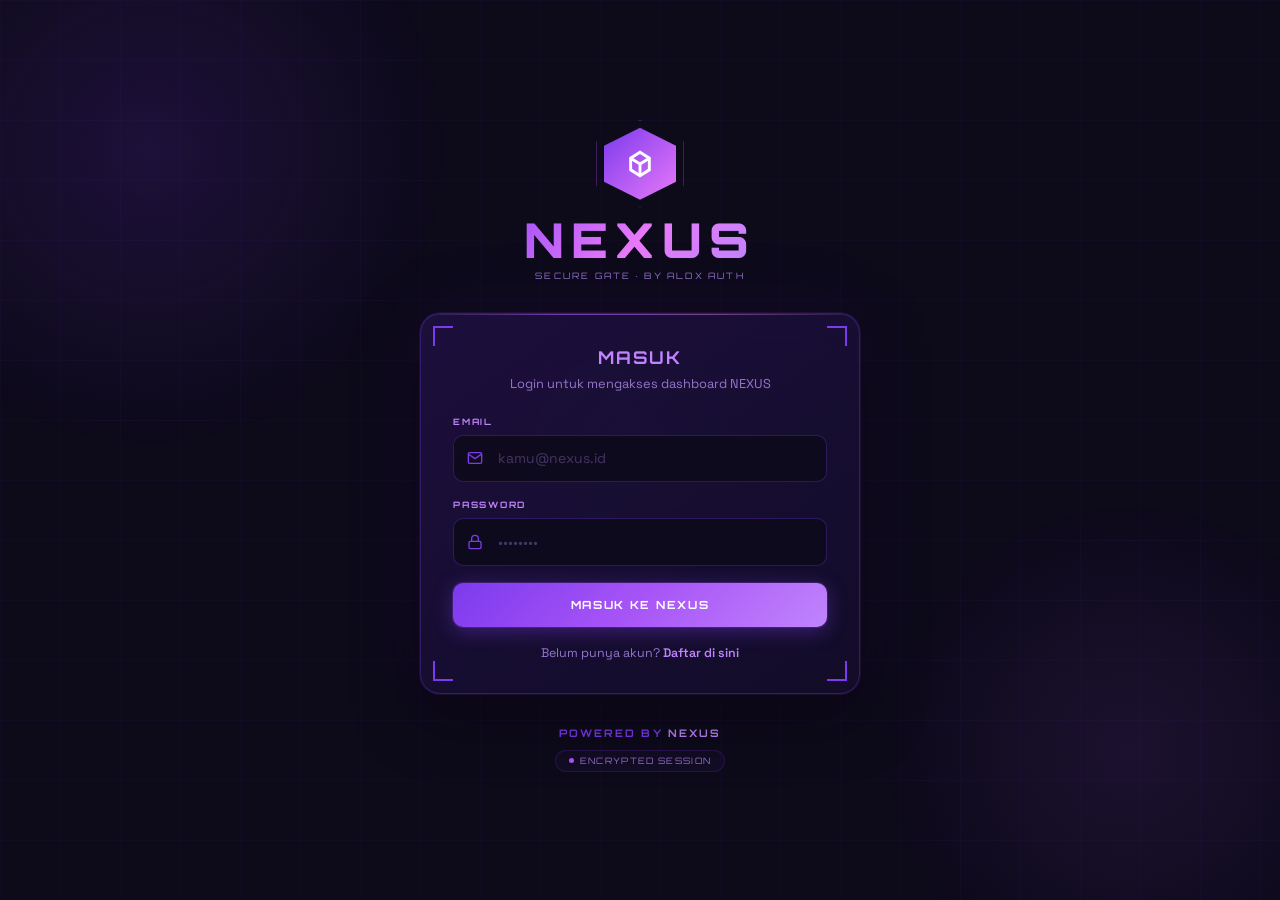
<file: index.html>
<!DOCTYPE html>
<html lang="id">
<head>
<meta charset="UTF-8"/>
<meta name="viewport" content="width=device-width, initial-scale=1"/>
<title>NEXUS — Auth Gate</title>
<script>
  // Router landing: kalau ada ?to= → /go, kalau login → /dashboard, else /login
  (function(){
    const params = new URL(location.href).searchParams;
    const to = params.get('to');
    if(to){ location.replace('/go?to='+encodeURIComponent(to)); return; }
    try{
      const s = JSON.parse(localStorage.getItem('nexus_session'));
      location.replace(s ? '/dashboard.html' : '/login.html');
    }catch(e){ location.replace('/login.html'); }
  })();
</script>
</head>
<body style="background:#0d0a1a;color:#c084fc;font-family:sans-serif;display:flex;align-items:center;justify-content:center;height:100vh;margin:0">
Loading NEXUS…
</body>
</html>
</file>
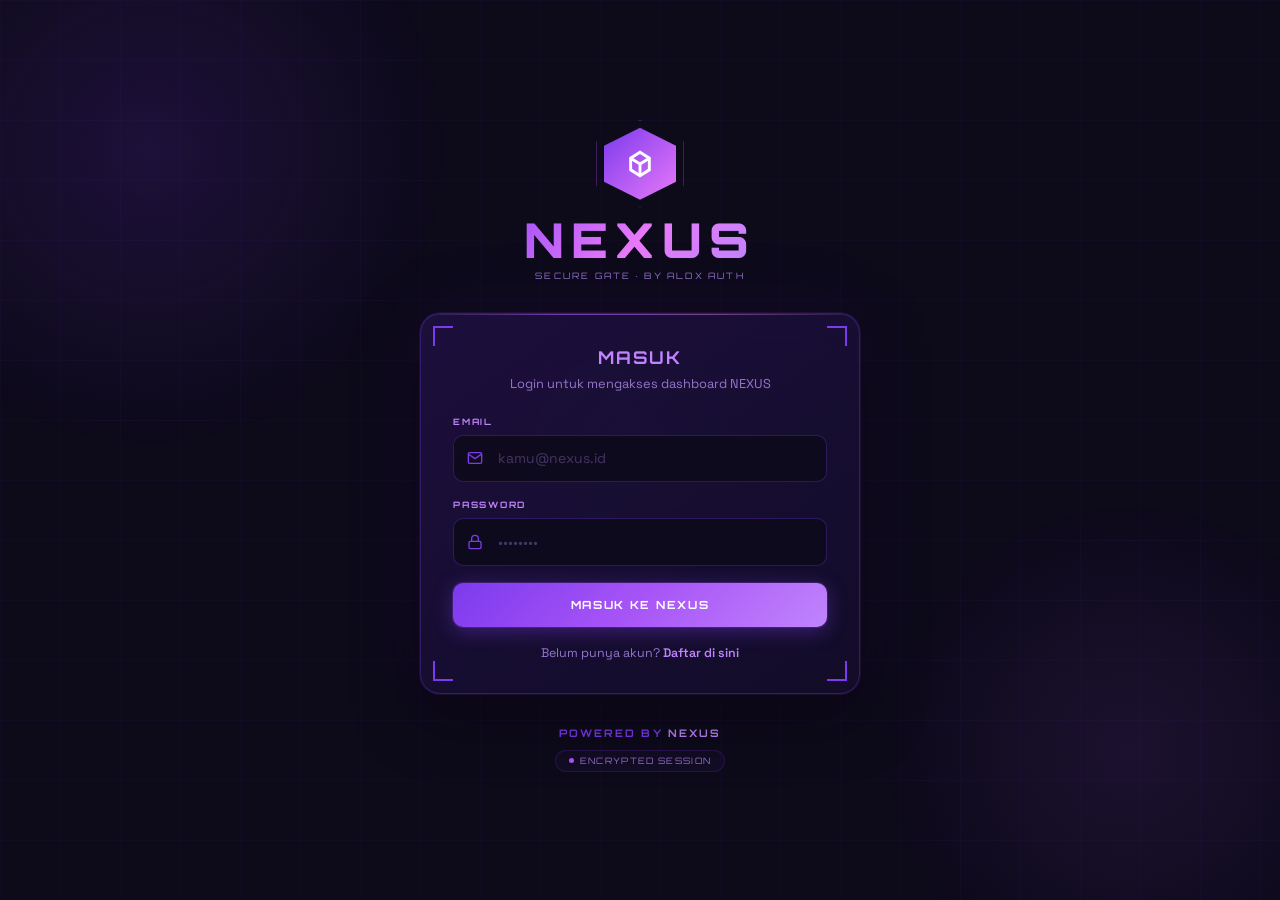
<file: dashboard.html>
<!DOCTYPE html>
<html lang="id">
<head>
<meta charset="UTF-8"/>
<meta name="viewport" content="width=device-width, initial-scale=1"/>
<title>NEXUS — Dashboard</title>
<link href="https://fonts.googleapis.com/css2?family=Orbitron:wght@400;700;900&family=Space+Grotesk:wght@300;400;500;600;700&display=swap" rel="stylesheet">
<link rel="stylesheet" href="/nexus/shared.css">
</head>
<body>
<div class="bg-layer"><div class="grid-lines"></div><div class="nebula-1"></div><div class="nebula-2"></div><div class="nebula-3"></div></div>

<div class="dash-wrapper">
  <header class="dash-header">
    <div class="dash-brand">
      <div class="logo-hex">
        <svg viewBox="0 0 24 24" fill="none" stroke="currentColor" stroke-width="2.5"><path d="M12 2L4 7v10l8 5 8-5V7l-8-5z"/><path d="M12 22V12M4 7l8 5 8-5"/></svg>
      </div>
      <div class="name">NEXUS</div>
    </div>
    <div style="display:flex;align-items:center;gap:1rem">
      <div class="user-chip"><span class="dot"></span><span id="userEmail">—</span></div>
      <button class="logout-btn" id="logoutBtn">Logout</button>
    </div>
  </header>

  <div class="dash-card">
    <div class="card-glare"></div>
    <h2>Generate Embed Link</h2>
    <p class="subtitle">Masukin URL website tujuan. Visitor harus login NEXUS dulu sebelum di-redirect ke URL itu.</p>

    <div id="alert" class="alert error"></div>

    <form id="genForm">
      <div class="field-group">
        <label class="field-label">URL Tujuan</label>
        <div class="field-wrap">
          <svg class="field-icon" viewBox="0 0 24 24" fill="none" stroke="currentColor" stroke-width="2"><path d="M10 13a5 5 0 0 0 7.54.54l3-3a5 5 0 0 0-7.07-7.07l-1.72 1.71"/><path d="M14 11a5 5 0 0 0-7.54-.54l-3 3a5 5 0 0 0 7.07 7.07l1.71-1.71"/></svg>
          <input type="url" class="input-field" id="targetUrl" placeholder="https://websitekamu.com/halaman" required/>
        </div>
      </div>
      <button type="submit" class="btn-primary">Generate Gate Link</button>
    </form>

    <div class="result-box" id="resultBox">
      <label>✦ Gate Link Kamu</label>
      <div class="result-row">
        <input type="text" id="resultUrl" readonly/>
        <button class="copy-btn" data-copy="resultUrl">Copy</button>
      </div>
      <label style="margin-top:1rem">✦ Snippet HTML (taro di website kamu)</label>
      <div class="snippet" id="snippet"></div>
      <button class="copy-btn" id="copySnippet" style="margin-top:.6rem">Copy Snippet</button>
    </div>
  </div>

  <div class="dash-card">
    <h2>Riwayat Gate Link</h2>
    <p class="subtitle">Semua link yang pernah kamu generate (max 50).</p>
    <div id="historyList"></div>
  </div>

  <div class="footer-section">
    <div class="footer-brand">POWERED BY <span class="highlight">NEXUS</span></div>
    <div class="security-badge"><span class="security-dot"></span>Session Active</div>
  </div>
</div>

<script src="/nexus/auth.js"></script>
<script>
  const sess = NEXUS.requireAuth('/login.html');
  if(!sess) throw 0;
  document.getElementById('userEmail').textContent = sess.email;
  document.getElementById('logoutBtn').onclick = ()=>{ NEXUS.logout(); location.href='/login.html'; };

  const form = document.getElementById('genForm');
  const resultBox = document.getElementById('resultBox');
  const resultUrl = document.getElementById('resultUrl');
  const snippet = document.getElementById('snippet');
  const alertBox = document.getElementById('alert');
  const historyList = document.getElementById('historyList');

  function renderHistory(){
    const links = NEXUS.getLinks();
    if(!links.length){ historyList.innerHTML = '<div class="history-empty">Belum ada gate link. Generate yang pertama di atas ✦</div>'; return; }
    historyList.innerHTML = links.map(l=>{
      const gate = NEXUS.buildGateUrl(l.url);
      return `<div class="history-item">
        <div class="url">→ ${escapeHtml(l.url)}<br><span style="color:var(--purple-glow);font-size:.7rem">${escapeHtml(gate)}</span></div>
        <div class="actions">
          <button onclick="copyText('${escapeAttr(gate)}', this)">Copy</button>
          <button class="del" onclick="delLink('${l.id}')">Hapus</button>
        </div>
      </div>`;
    }).join('');
  }
  function escapeHtml(s){return s.replace(/[&<>"']/g,c=>({'&':'&amp;','<':'&lt;','>':'&gt;','"':'&quot;',"'":'&#39;'}[c]))}
  function escapeAttr(s){return s.replace(/'/g,"\\'")}
  window.delLink = id=>{ if(confirm('Hapus link ini?')){ NEXUS.deleteLink(id); renderHistory(); } };
  window.copyText = (text, btn)=>{
    navigator.clipboard.writeText(text).then(()=>{
      const old = btn.textContent; btn.textContent='✓ Copied'; setTimeout(()=>btn.textContent=old,1400);
    });
  };

  form.addEventListener('submit', e=>{
    e.preventDefault();
    alertBox.classList.remove('show');
    const url = document.getElementById('targetUrl').value.trim();
    try{ new URL(url); }catch(_){ alertBox.textContent='URL tidak valid'; alertBox.classList.add('show'); return; }
    NEXUS.addLink(url);
    const gate = NEXUS.buildGateUrl(url);
    resultUrl.value = gate;
    snippet.textContent = `<a href="${gate}" target="_blank" rel="noopener">\n  Masuk untuk melanjutkan →\n</a>`;
    resultBox.classList.add('show');
    renderHistory();
    form.reset();
  });

  document.querySelectorAll('.copy-btn[data-copy]').forEach(b=>{
    b.onclick = ()=> copyText(document.getElementById(b.dataset.copy).value, b);
  });
  document.getElementById('copySnippet').onclick = (e)=> copyText(snippet.textContent, e.target);

  renderHistory();
</script>
</body>
</html>
</file>
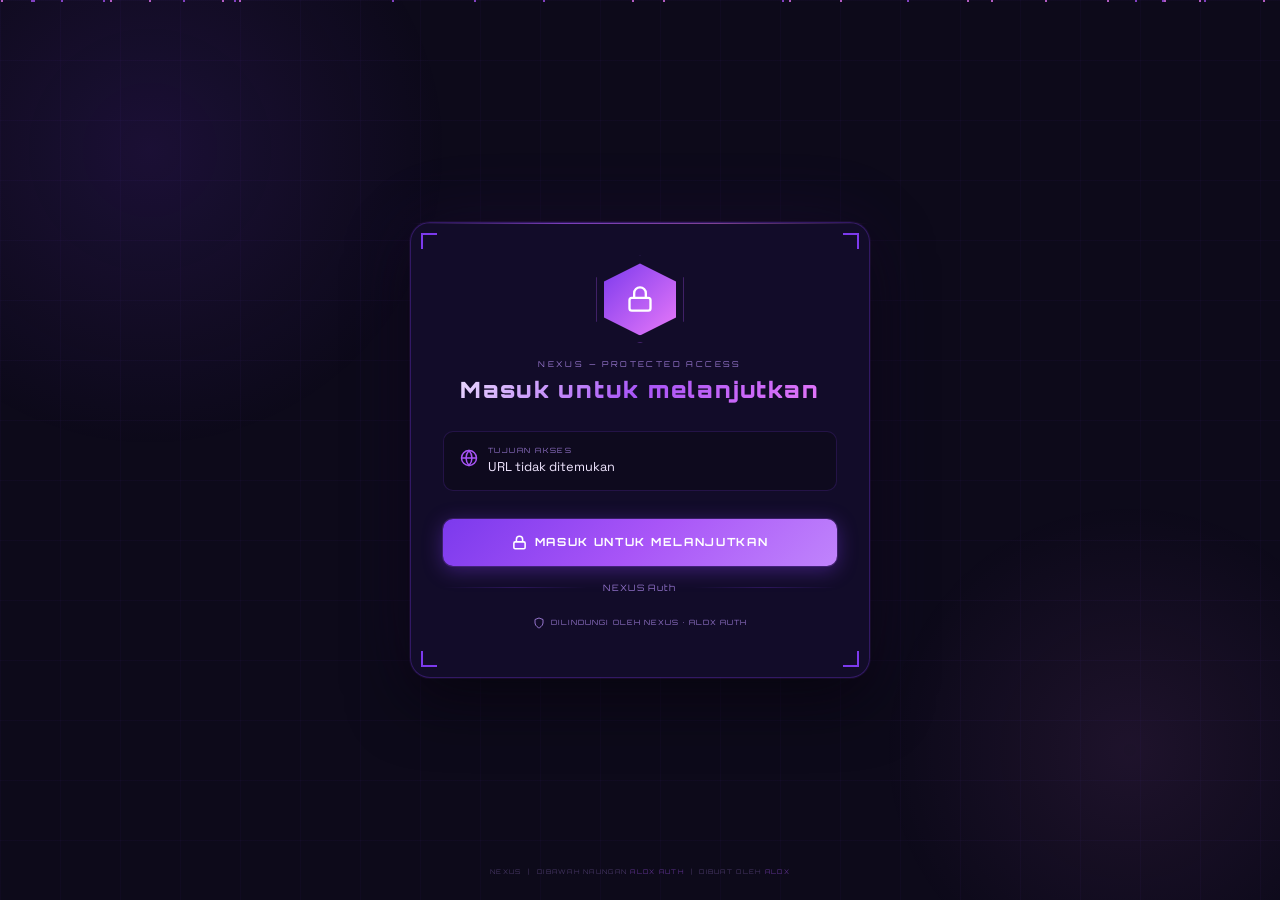
<file: gate.html>
<!DOCTYPE html>
<html lang="id">
<head>
    <meta charset="UTF-8">
    <meta name="viewport" content="width=device-width, initial-scale=1.0">
    <title>NEXUS — Akses Terlindungi</title>
    <link href="https://fonts.googleapis.com/css2?family=Orbitron:wght@400;700;900&family=Space+Grotesk:wght@300;400;500;600;700&display=swap" rel="stylesheet">

    <style>
        :root {
            --purple-deep: #0d0a1a;
            --purple-dark: #130d2a;
            --purple-core: #7c3aed;
            --purple-bright: #a855f7;
            --purple-glow: #c084fc;
            --purple-neon: #e879f9;
            --text-primary: #f0e6ff;
            --text-muted: #9575cd;
            --accent-green: #34d399;
        }

        * { box-sizing: border-box; margin: 0; padding: 0; }

        body {
            font-family: 'Space Grotesk', sans-serif;
            background: var(--purple-deep);
            color: var(--text-primary);
            min-height: 100vh;
            display: flex;
            align-items: center;
            justify-content: center;
            overflow: hidden;
            position: relative;
        }

        /* BG */
        .bg-layer { position: fixed; inset: 0; z-index: 0; pointer-events: none; }
        .nebula { position: absolute; border-radius: 50%; }
        .n1 { width: 600px; height: 600px; background: radial-gradient(circle, rgba(124,58,237,0.13) 0%, transparent 70%); top:-150px;left:-150px; animation: nb 20s ease-in-out infinite alternate; }
        .n2 { width: 500px; height: 500px; background: radial-gradient(circle, rgba(232,121,249,0.08) 0%, transparent 70%); bottom:-100px;right:-100px; animation: nb 28s ease-in-out infinite alternate-reverse; }
        .grid-lines {
            position: absolute; inset: 0;
            background-image: linear-gradient(rgba(124,58,237,0.04) 1px, transparent 1px), linear-gradient(90deg, rgba(124,58,237,0.04) 1px, transparent 1px);
            background-size: 60px 60px;
            animation: gd 30s linear infinite;
        }
        @keyframes nb { from{transform:translate(0,0);}to{transform:translate(40px,30px);} }
        @keyframes gd { from{background-position:0 0;}to{background-position:60px 60px;} }

        /* PARTICLES */
        .particles { position: absolute; inset: 0; }
        .p { position: absolute; width: 2px; height: 2px; border-radius: 50%; background: var(--purple-bright); animation: pf linear infinite; }
        @keyframes pf {
            0%{transform:translateY(100vh) translateX(0);opacity:0;}
            10%{opacity:.8;}90%{opacity:.8;}
            100%{transform:translateY(-100px) translateX(var(--drift));opacity:0;}
        }

        /* MAIN CARD */
        .gate-card {
            position: relative; z-index: 10;
            width: 100%; max-width: 460px;
            margin: 1rem;
            background: rgba(19,13,42,0.96);
            border: 1px solid rgba(124,58,237,0.3);
            border-radius: 20px;
            padding: 2.5rem 2rem;
            box-shadow: 0 0 0 1px rgba(168,85,247,0.08), 0 24px 60px rgba(0,0,0,0.6), 0 0 80px rgba(124,58,237,0.1);
            animation: card-in 0.8s cubic-bezier(0.22,1,0.36,1) both;
        }
        @keyframes card-in { from{opacity:0;transform:translateY(36px) scale(0.97);}to{opacity:1;transform:translateY(0) scale(1);} }

        .glare { position:absolute;top:0;left:0;right:0;height:1px; background:linear-gradient(90deg,transparent,rgba(168,85,247,0.7),rgba(232,121,249,0.5),transparent); }
        .corner { position:absolute;width:16px;height:16px;border-color:var(--purple-core);border-style:solid; }
        .corner.tl{top:10px;left:10px;border-width:2px 0 0 2px;}
        .corner.tr{top:10px;right:10px;border-width:2px 2px 0 0;}
        .corner.bl{bottom:10px;left:10px;border-width:0 0 2px 2px;}
        .corner.br{bottom:10px;right:10px;border-width:0 2px 2px 0;}

        /* LOCK ICON */
        .lock-wrap {
            width: 72px; height: 72px; margin: 0 auto 1.5rem;
            position: relative;
        }
        .lock-hex {
            width: 72px; height: 72px;
            background: linear-gradient(135deg, var(--purple-core), var(--purple-neon));
            clip-path: polygon(50% 0%,100% 25%,100% 75%,50% 100%,0% 75%,0% 25%);
            display: flex; align-items: center; justify-content: center;
            box-shadow: 0 0 30px rgba(168,85,247,0.5), 0 0 60px rgba(168,85,247,0.2);
            animation: hx 3s ease-in-out infinite;
        }
        @keyframes hx { 0%,100%{box-shadow:0 0 30px rgba(168,85,247,0.5),0 0 60px rgba(168,85,247,0.2);}50%{box-shadow:0 0 40px rgba(232,121,249,0.6),0 0 80px rgba(232,121,249,0.25);} }
        .lock-ring {
            position: absolute; inset: -8px;
            border: 1.5px solid rgba(168,85,247,0.3);
            clip-path: polygon(50% 0%,100% 25%,100% 75%,50% 100%,0% 75%,0% 25%);
            animation: rp 3s ease-in-out infinite;
        }
        @keyframes rp { 0%,100%{opacity:.3;transform:scale(1);}50%{opacity:.8;transform:scale(1.06);} }

        /* TEXT */
        .gate-brand {
            font-family: 'Orbitron', sans-serif; font-size: 0.5rem;
            letter-spacing: 0.3em; color: var(--text-muted);
            text-transform: uppercase; text-align: center; margin-bottom: 0.4rem;
        }
        .gate-title {
            font-family: 'Orbitron', sans-serif; font-size: 1.4rem;
            font-weight: 900; letter-spacing: 0.08em; text-align: center;
            background: linear-gradient(135deg, #f0e6ff, #a855f7, #e879f9);
            -webkit-background-clip: text; -webkit-text-fill-color: transparent; background-clip: text;
            margin-bottom: 1.75rem;
            line-height: 1.2;
        }

        /* DESTINATION BOX */
        .dest-box {
            background: rgba(13,10,26,0.7);
            border: 1px solid rgba(124,58,237,0.2);
            border-radius: 10px;
            padding: 0.9rem 1rem;
            margin-bottom: 1.75rem;
            display: flex; align-items: center; gap: 10px;
        }
        .dest-icon { flex-shrink: 0; color: var(--purple-bright); }
        .dest-info { flex: 1; overflow: hidden; }
        .dest-label {
            font-family: 'Orbitron', sans-serif; font-size: 0.45rem;
            letter-spacing: 0.2em; color: var(--text-muted); text-transform: uppercase;
            margin-bottom: 3px;
        }
        .dest-url {
            font-size: 0.8rem; color: var(--text-primary);
            overflow: hidden; text-overflow: ellipsis; white-space: nowrap;
        }

        /* BUTTON */
        .btn-continue {
            width: 100%;
            padding: 1rem;
            border: none; border-radius: 10px;
            background: linear-gradient(135deg, #7c3aed, #a855f7, #c084fc);
            color: white;
            font-family: 'Orbitron', sans-serif; font-size: 0.7rem;
            font-weight: 700; letter-spacing: 0.15em; text-transform: uppercase;
            cursor: pointer;
            transition: transform 0.2s, box-shadow 0.2s;
            box-shadow: 0 4px 20px rgba(124,58,237,0.4), 0 0 0 1px rgba(168,85,247,0.2);
            display: flex; align-items: center; justify-content: center; gap: 8px;
            position: relative; overflow: hidden;
            margin-bottom: 0.75rem;
        }
        .btn-continue::before {
            content:''; position:absolute;inset:0;
            background:linear-gradient(135deg,transparent,rgba(255,255,255,0.12),transparent);
            transform:translateX(-100%); transition:transform 0.5s;
        }
        .btn-continue:hover::before { transform:translateX(100%); }
        .btn-continue:hover { transform:translateY(-2px); box-shadow:0 8px 30px rgba(124,58,237,0.55); }
        .btn-continue:active { transform:translateY(0); }

        /* ALREADY LOGGED STATE */
        .state-logged {
            display: none;
        }
        .logged-badge {
            display: flex; align-items: center; gap: 8px; justify-content: center;
            background: rgba(52,211,153,0.08);
            border: 1px solid rgba(52,211,153,0.2);
            border-radius: 8px; padding: 0.6rem 1rem;
            margin-bottom: 1.25rem;
        }
        .green-dot { width: 7px; height: 7px; border-radius: 50%; background: var(--accent-green); box-shadow: 0 0 8px var(--accent-green); animation: blink 2s step-end infinite; }
        @keyframes blink { 0%,100%{opacity:1;}50%{opacity:.2;} }
        .logged-text { font-family: 'Orbitron', sans-serif; font-size: 0.55rem; letter-spacing: 0.1em; color: var(--accent-green); text-transform: uppercase; }

        /* REDIRECT PROGRESS */
        .redirect-bar-wrap {
            display: none;
            background: rgba(13,10,26,0.5);
            border: 1px solid rgba(124,58,237,0.15);
            border-radius: 6px; overflow: hidden;
            margin-bottom: 0.75rem;
        }
        .redirect-bar {
            height: 4px;
            background: linear-gradient(90deg, var(--purple-core), var(--purple-neon));
            width: 0%; transition: width linear;
            box-shadow: 0 0 8px rgba(168,85,247,0.6);
        }
        .redirect-text {
            text-align: center; font-family: 'Orbitron', sans-serif;
            font-size: 0.55rem; letter-spacing: 0.15em; color: var(--text-muted);
            margin-bottom: 0.5rem;
        }

        /* DIVIDER */
        .divider { display:flex;align-items:center;gap:1rem;margin:1rem 0; }
        .divider-line { flex:1;height:1px;background:linear-gradient(90deg,transparent,rgba(124,58,237,0.25),transparent); }
        .divider-text { font-size:0.55rem;font-family:'Orbitron',sans-serif;letter-spacing:0.15em;color:var(--text-muted);white-space:nowrap; }

        /* SECURITY */
        .security-row {
            display: flex; align-items: center; justify-content: center; gap: 6px;
            padding: 0.5rem;
        }
        .security-icon { color: var(--text-muted); }
        .security-text { font-family: 'Orbitron', sans-serif; font-size: 0.45rem; letter-spacing: 0.15em; color: var(--text-muted); text-transform: uppercase; }

        /* FOOTER */
        .gate-footer {
            position: fixed; bottom: 1.5rem; left: 50%; transform: translateX(-50%);
            z-index: 10; text-align: center;
            font-family: 'Orbitron', sans-serif; font-size: 0.4rem;
            letter-spacing: 0.2em; color: rgba(149,117,205,0.4); text-transform: uppercase;
            white-space: nowrap;
        }
        .gate-footer span { color: rgba(168,85,247,0.5); }

        @media (max-width:480px) {
            .gate-card { padding: 2rem 1.5rem; }
            .gate-title { font-size: 1.1rem; }
        }
    </style>
</head>
<body>

<div class="bg-layer">
    <div class="nebula n1"></div>
    <div class="nebula n2"></div>
    <div class="grid-lines"></div>
    <div class="particles" id="particles"></div>
</div>

<div class="gate-card">
    <div class="glare"></div>
    <div class="corner tl"></div><div class="corner tr"></div>
    <div class="corner bl"></div><div class="corner br"></div>

    <!-- Lock icon -->
    <div class="lock-wrap">
        <div class="lock-hex">
            <svg width="28" height="28" viewBox="0 0 24 24" fill="none" stroke="white" stroke-width="2" stroke-linecap="round" stroke-linejoin="round"><rect x="3" y="11" width="18" height="11" rx="2"/><path d="M7 11V7a5 5 0 0 1 10 0v4"/></svg>
        </div>
        <div class="lock-ring"></div>
    </div>

    <div class="gate-brand">NEXUS — Protected Access</div>
    <div class="gate-title" id="gateTitle">Masuk untuk melanjutkan</div>

    <!-- Destination -->
    <div class="dest-box">
        <div class="dest-icon">
            <svg width="18" height="18" viewBox="0 0 24 24" fill="none" stroke="currentColor" stroke-width="2"><circle cx="12" cy="12" r="10"/><path d="M2 12h20M12 2a15.3 15.3 0 0 1 4 10 15.3 15.3 0 0 1-4 10 15.3 15.3 0 0 1-4-10 15.3 15.3 0 0 1 4-10z"/></svg>
        </div>
        <div class="dest-info">
            <div class="dest-label">Tujuan Akses</div>
            <div class="dest-url" id="destDisplay">Memuat...</div>
        </div>
    </div>

    <!-- Already logged in badge (shown when user has session) -->
    <div class="state-logged" id="stateLogged">
        <div class="logged-badge">
            <div class="green-dot"></div>
            <span class="logged-text">Sudah Login · <span id="loggedUsername">—</span></span>
        </div>
    </div>

    <!-- Redirect progress bar (shown when auto-redirecting) -->
    <div class="redirect-bar-wrap" id="redirectBarWrap">
        <div class="redirect-bar" id="redirectBar"></div>
    </div>
    <div class="redirect-text" id="redirectText" style="display:none;">Mengarahkan dalam <span id="countdown">3</span> detik...</div>

    <!-- Continue button (shown when NOT logged in) -->
    <button class="btn-continue" id="btnContinue">
        <svg width="15" height="15" viewBox="0 0 24 24" fill="none" stroke="currentColor" stroke-width="2.5"><rect x="3" y="11" width="18" height="11" rx="2"/><path d="M7 11V7a5 5 0 0 1 10 0v4"/></svg>
        <span id="btnContinueText">Masuk untuk melanjutkan</span>
    </button>

    <div class="divider">
        <div class="divider-line"></div>
        <span class="divider-text">NEXUS Auth</span>
        <div class="divider-line"></div>
    </div>

    <div class="security-row">
        <svg class="security-icon" width="12" height="12" viewBox="0 0 24 24" fill="none" stroke="currentColor" stroke-width="2"><path d="M12 22s8-4 8-10V5l-8-3-8 3v7c0 6 8 10 8 10z"/></svg>
        <span class="security-text">Dilindungi oleh NEXUS · ALDX Auth</span>
    </div>
</div>

<div class="gate-footer">NEXUS &nbsp;|&nbsp; DIBAWAH NAUNGAN <span>ALDX AUTH</span> &nbsp;|&nbsp; DIBUAT OLEH <span>ALDX</span></div>

<script>
    // Particles
    const isMobile = window.innerWidth < 768;
    const pc = isMobile ? 12 : 30;
    const pContainer = document.getElementById('particles');
    const frag = document.createDocumentFragment();
    for (let i = 0; i < pc; i++) {
        const p = document.createElement('div');
        p.className = 'p';
        p.style.cssText = `left:${Math.random()*100}%;--drift:${(Math.random()-.5)*80}px;animation-duration:${12+Math.random()*18}s;animation-delay:${-Math.random()*20}s;background:${Math.random()>.5?'#a855f7':'#e879f9'};`;
        frag.appendChild(p);
    }
    pContainer.appendChild(frag);

    // Parse target URL from query string
    const params = new URLSearchParams(window.location.search);
    const targetUrl = params.get('to') || '';
    let hostname = '';

    if (targetUrl) {
        try {
            hostname = new URL(decodeURIComponent(targetUrl)).hostname;
        } catch {
            hostname = targetUrl;
        }
        document.getElementById('destDisplay').textContent = hostname || targetUrl;
        document.getElementById('gateTitle').textContent = `Masuk untuk melanjutkan ke ${hostname}`;
        document.getElementById('btnContinueText').textContent = `Masuk untuk melanjutkan ke ${hostname}`;
    } else {
        document.getElementById('destDisplay').textContent = 'URL tidak ditemukan';
        document.getElementById('btnContinue').disabled = true;
    }

    // Check if already logged in
    function checkLogin() {
        const isLoggedIn = localStorage.getItem('isLoggedIn');
        const loginTime = localStorage.getItem('loginTime');
        if (isLoggedIn === 'true' && loginTime) {
            const threeDays = 3 * 24 * 60 * 60 * 1000;
            if (Date.now() - parseInt(loginTime) < threeDays) {
                return true;
            }
            // Expired
            localStorage.removeItem('isLoggedIn');
            localStorage.removeItem('username');
            localStorage.removeItem('loginTime');
        }
        return false;
    }

    function startRedirect(delay = 3) {
        // Show logged badge + redirect bar
        document.getElementById('stateLogged').style.display = 'block';
        document.getElementById('loggedUsername').textContent = (localStorage.getItem('username') || 'User').toUpperCase();
        document.getElementById('btnContinue').style.display = 'none';
        document.getElementById('redirectBarWrap').style.display = 'block';
        document.getElementById('redirectText').style.display = 'block';

        const bar = document.getElementById('redirectBar');
        const cdEl = document.getElementById('countdown');

        // Animate bar
        setTimeout(() => {
            bar.style.transition = `width ${delay}s linear`;
            bar.style.width = '100%';
        }, 50);

        // Countdown
        let left = delay;
        cdEl.textContent = left;
        const interval = setInterval(() => {
            left--;
            cdEl.textContent = left;
            if (left <= 0) { clearInterval(interval); }
        }, 1000);

        setTimeout(() => {
            if (targetUrl) window.location.href = decodeURIComponent(targetUrl);
        }, delay * 1000);
    }

    if (checkLogin()) {
        startRedirect(3);
    }

    // Continue button → go to login, save target
    document.getElementById('btnContinue').addEventListener('click', () => {
        if (targetUrl) {
            // Save destination so login page can redirect back
            sessionStorage.setItem('nexus_redirect_to', decodeURIComponent(targetUrl));
        }
        // Redirect to login
        const base = window.location.href.replace(/[^/]*$/, '');
        window.location.href = `${base}index.html`;
    });
</script>
</body>
</html>
</file>
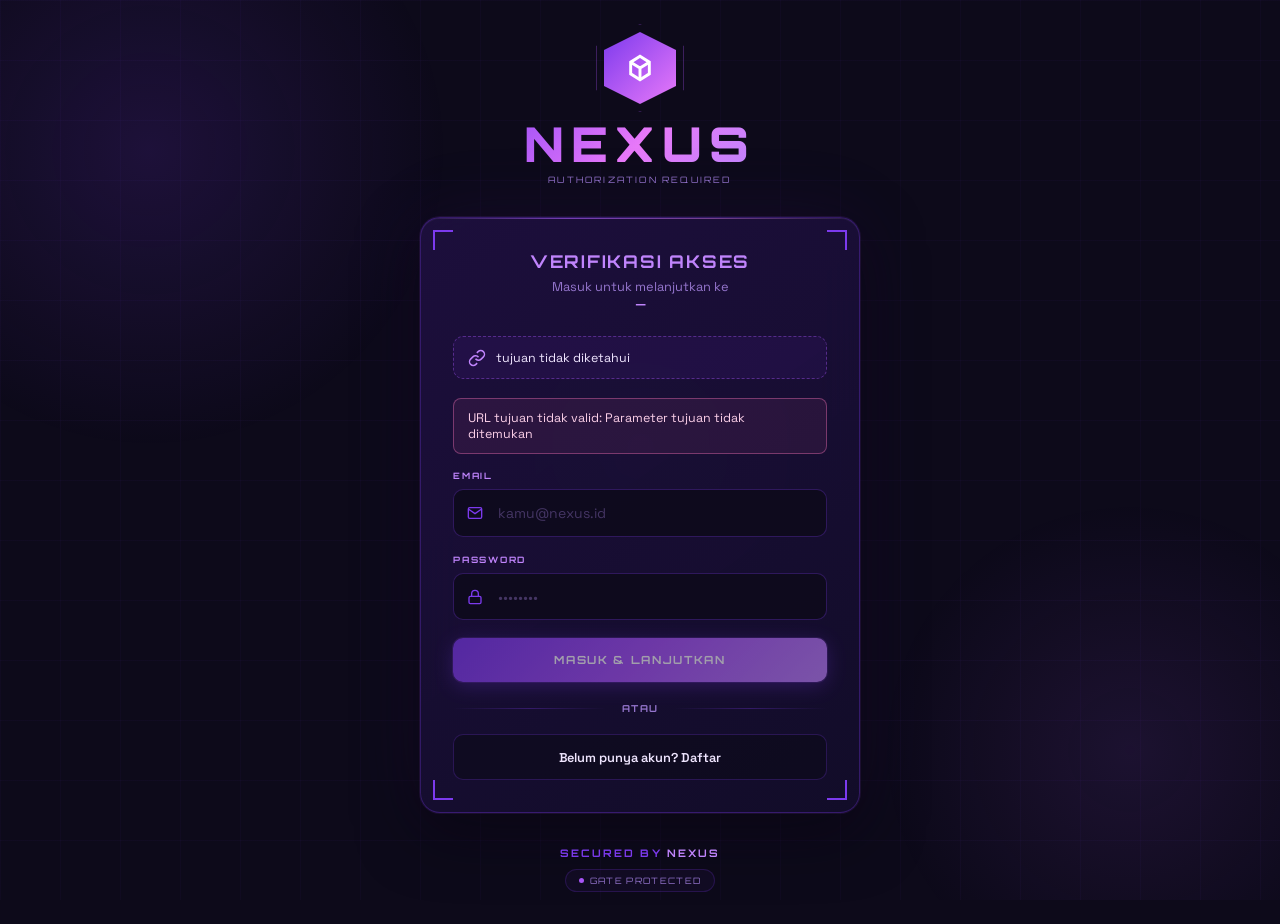
<file: go.html>
<!DOCTYPE html>
<html lang="id">
<head>
<meta charset="UTF-8"/>
<meta name="viewport" content="width=device-width, initial-scale=1"/>
<title>NEXUS — Gate</title>
<link href="https://fonts.googleapis.com/css2?family=Orbitron:wght@400;700;900&family=Space+Grotesk:wght@300;400;500;600;700&display=swap" rel="stylesheet">
<link rel="stylesheet" href="/nexus/shared.css">
</head>
<body>
<div class="bg-layer"><div class="grid-lines"></div><div class="nebula-1"></div><div class="nebula-2"></div><div class="nebula-3"></div></div>

<div class="main-wrapper">
  <div class="logo-section">
    <div class="logo-icon">
      <div class="logo-ring"></div>
      <div class="logo-hex">
        <svg viewBox="0 0 24 24" fill="none" stroke="currentColor" stroke-width="2.5"><path d="M12 2L4 7v10l8 5 8-5V7l-8-5z"/><path d="M12 22V12M4 7l8 5 8-5"/></svg>
      </div>
    </div>
    <div class="brand-name">NEXUS</div>
    <div class="brand-tagline">Authorization Required</div>
  </div>

  <div class="auth-card">
    <div class="card-glare"></div>
    <span class="card-corner tl"></span><span class="card-corner tr"></span>
    <span class="card-corner bl"></span><span class="card-corner br"></span>

    <div class="card-title">Verifikasi Akses</div>
    <div class="card-sub">Masuk untuk melanjutkan ke<br><b id="targetView">—</b></div>

    <div class="target-pill">
      <svg viewBox="0 0 24 24" fill="none" stroke="currentColor" stroke-width="2"><path d="M10 13a5 5 0 0 0 7.54.54l3-3a5 5 0 0 0-7.07-7.07l-1.72 1.71"/><path d="M14 11a5 5 0 0 0-7.54-.54l-3 3a5 5 0 0 0 7.07 7.07l1.71-1.71"/></svg>
      <span id="targetHost">tujuan tidak diketahui</span>
    </div>

    <div id="alert" class="alert error"></div>

    <form id="loginForm">
      <div class="field-group">
        <label class="field-label">Email</label>
        <div class="field-wrap">
          <svg class="field-icon" viewBox="0 0 24 24" fill="none" stroke="currentColor" stroke-width="2"><path d="M4 4h16c1.1 0 2 .9 2 2v12c0 1.1-.9 2-2 2H4c-1.1 0-2-.9-2-2V6c0-1.1.9-2 2-2z"/><polyline points="22,6 12,13 2,6"/></svg>
          <input type="email" class="input-field" id="email" placeholder="kamu@nexus.id" required/>
        </div>
      </div>
      <div class="field-group">
        <label class="field-label">Password</label>
        <div class="field-wrap">
          <svg class="field-icon" viewBox="0 0 24 24" fill="none" stroke="currentColor" stroke-width="2"><rect x="3" y="11" width="18" height="11" rx="2"/><path d="M7 11V7a5 5 0 0 1 10 0v4"/></svg>
          <input type="password" class="input-field" id="password" placeholder="••••••••" required minlength="6"/>
        </div>
      </div>
      <button type="submit" class="btn-primary" id="goBtn">Masuk &amp; Lanjutkan</button>
    </form>

    <div class="divider"><div class="divider-line"></div><div class="divider-text">atau</div><div class="divider-line"></div></div>
    <a class="btn-ghost" id="registerLink" href="/register.html">Belum punya akun? Daftar</a>
  </div>

  <div class="footer-section">
    <div class="footer-brand">SECURED BY <span class="highlight">NEXUS</span></div>
    <div class="security-badge"><span class="security-dot"></span>Gate Protected</div>
  </div>
</div>

<script src="/nexus/auth.js"></script>
<script>
  const params = new URL(location.href).searchParams;
  const to = params.get('to') || '';
  const alertBox = document.getElementById('alert');

  function showError(m){ alertBox.textContent=m; alertBox.classList.add('show'); }

  let targetUrl = null;
  try{
    if(!to) throw new Error('Parameter tujuan tidak ditemukan');
    targetUrl = new URL(to);
    if(!/^https?:$/.test(targetUrl.protocol)) throw new Error('Protokol URL tidak diizinkan');
    document.getElementById('targetView').textContent = targetUrl.href;
    document.getElementById('targetHost').textContent = targetUrl.host;
  }catch(e){
    showError('URL tujuan tidak valid: ' + e.message);
    document.getElementById('goBtn').disabled = true;
  }

  document.getElementById('registerLink').href = '/register.html' + (to ? '?to='+encodeURIComponent(to) : '');

  // Already logged in → instant redirect
  if(NEXUS.getSession() && targetUrl){
    setTimeout(()=>{ window.location.replace(targetUrl.href); }, 400);
  }

  document.getElementById('loginForm').addEventListener('submit', e=>{
    e.preventDefault();
    if(!targetUrl) return;
    try{
      NEXUS.login({email: email.value, password: password.value});
      window.location.replace(targetUrl.href);
    }catch(err){ showError(err.message); }
  });
</script>
</body>
</html>
</file>
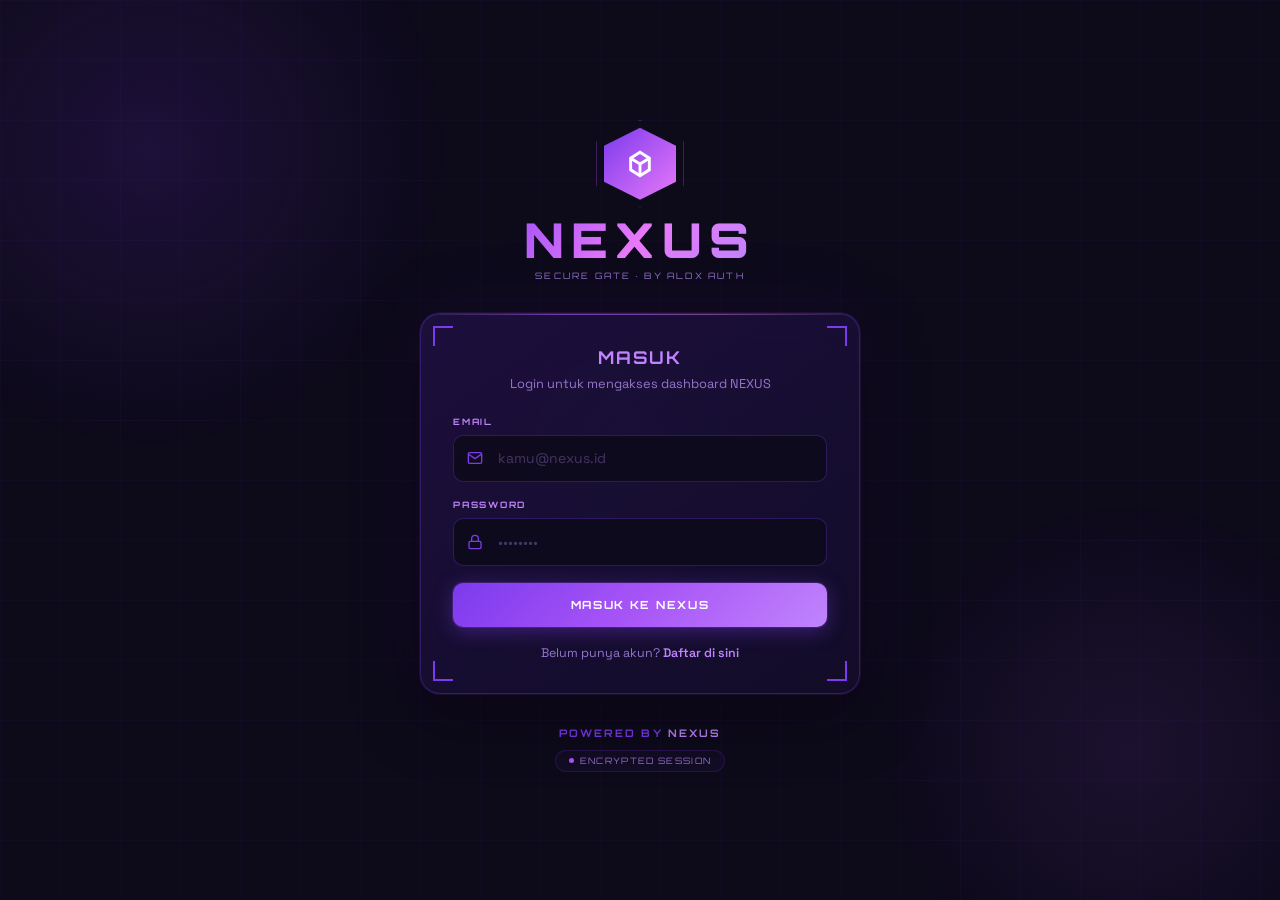
<file: login.html>
<!DOCTYPE html>
<html lang="id">
<head>
<meta charset="UTF-8"/>
<meta name="viewport" content="width=device-width, initial-scale=1"/>
<title>NEXUS — Masuk</title>
<link href="https://fonts.googleapis.com/css2?family=Orbitron:wght@400;700;900&family=Space+Grotesk:wght@300;400;500;600;700&display=swap" rel="stylesheet">
<link rel="stylesheet" href="/nexus/shared.css">
</head>
<body>
<div class="bg-layer"><div class="grid-lines"></div><div class="nebula-1"></div><div class="nebula-2"></div><div class="nebula-3"></div></div>

<div class="main-wrapper">
  <div class="logo-section">
    <div class="logo-icon">
      <div class="logo-ring"></div>
      <div class="logo-hex">
        <svg viewBox="0 0 24 24" fill="none" stroke="currentColor" stroke-width="2.5"><path d="M12 2L4 7v10l8 5 8-5V7l-8-5z"/><path d="M12 22V12M4 7l8 5 8-5"/></svg>
      </div>
    </div>
    <div class="brand-name">NEXUS</div>
    <div class="brand-tagline">Secure Gate · By ALDX Auth</div>
  </div>

  <div class="auth-card">
    <div class="card-glare"></div>
    <span class="card-corner tl"></span><span class="card-corner tr"></span>
    <span class="card-corner bl"></span><span class="card-corner br"></span>

    <div class="card-title">Masuk</div>
    <div class="card-sub">Login untuk mengakses dashboard NEXUS</div>

    <div id="alert" class="alert error"></div>

    <form id="loginForm">
      <div class="field-group">
        <label class="field-label">Email</label>
        <div class="field-wrap">
          <svg class="field-icon" viewBox="0 0 24 24" fill="none" stroke="currentColor" stroke-width="2"><path d="M4 4h16c1.1 0 2 .9 2 2v12c0 1.1-.9 2-2 2H4c-1.1 0-2-.9-2-2V6c0-1.1.9-2 2-2z"/><polyline points="22,6 12,13 2,6"/></svg>
          <input type="email" class="input-field" id="email" placeholder="kamu@nexus.id" required autocomplete="email"/>
        </div>
      </div>
      <div class="field-group">
        <label class="field-label">Password</label>
        <div class="field-wrap">
          <svg class="field-icon" viewBox="0 0 24 24" fill="none" stroke="currentColor" stroke-width="2"><rect x="3" y="11" width="18" height="11" rx="2"/><path d="M7 11V7a5 5 0 0 1 10 0v4"/></svg>
          <input type="password" class="input-field" id="password" placeholder="••••••••" required minlength="6" autocomplete="current-password"/>
        </div>
      </div>
      <button type="submit" class="btn-primary">Masuk ke NEXUS</button>
    </form>

    <div class="switch-link">Belum punya akun? <a href="/register.html">Daftar di sini</a></div>
  </div>

  <div class="footer-section">
    <div class="footer-brand">POWERED BY <span class="highlight">NEXUS</span></div>
    <div class="security-badge"><span class="security-dot"></span>Encrypted Session</div>
  </div>
</div>

<script src="/nexus/auth.js"></script>
<script>
  // Already logged in? go to dashboard (unless ?to= present then redirect to /go)
  const url = new URL(window.location.href);
  const to = url.searchParams.get('to');
  const sess = NEXUS.getSession();
  if(sess){
    window.location.replace(to ? '/go?to='+encodeURIComponent(to) : '/dashboard.html');
  }

  const form = document.getElementById('loginForm');
  const alertBox = document.getElementById('alert');
  function showError(msg){ alertBox.textContent = msg; alertBox.classList.remove('success'); alertBox.classList.add('error','show'); }

  form.addEventListener('submit', e=>{
    e.preventDefault();
    try{
      NEXUS.login({email: email.value, password: password.value});
      window.location.replace(to ? '/go?to='+encodeURIComponent(to) : '/dashboard.html');
    }catch(err){ showError(err.message); }
  });

  // If has ?to, preserve it on the register link
  if(to){
    document.querySelector('.switch-link a').href = '/register.html?to='+encodeURIComponent(to);
  }
</script>
</body>
</html>
</file>
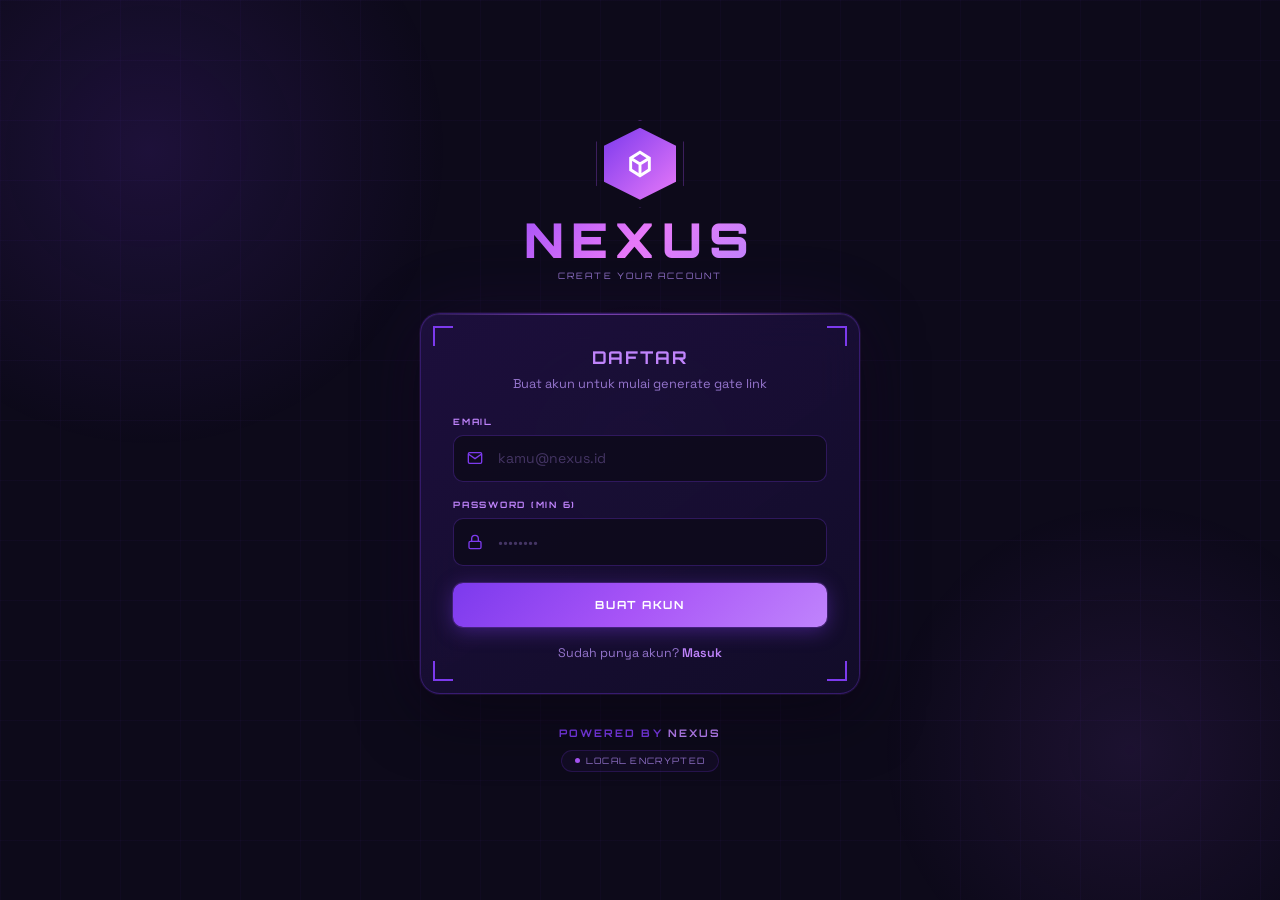
<file: register.html>
<!DOCTYPE html>
<html lang="id">
<head>
<meta charset="UTF-8"/>
<meta name="viewport" content="width=device-width, initial-scale=1"/>
<title>NEXUS — Daftar</title>
<link href="https://fonts.googleapis.com/css2?family=Orbitron:wght@400;700;900&family=Space+Grotesk:wght@300;400;500;600;700&display=swap" rel="stylesheet">
<link rel="stylesheet" href="/nexus/shared.css">
</head>
<body>
<div class="bg-layer"><div class="grid-lines"></div><div class="nebula-1"></div><div class="nebula-2"></div><div class="nebula-3"></div></div>

<div class="main-wrapper">
  <div class="logo-section">
    <div class="logo-icon">
      <div class="logo-ring"></div>
      <div class="logo-hex">
        <svg viewBox="0 0 24 24" fill="none" stroke="currentColor" stroke-width="2.5"><path d="M12 2L4 7v10l8 5 8-5V7l-8-5z"/><path d="M12 22V12M4 7l8 5 8-5"/></svg>
      </div>
    </div>
    <div class="brand-name">NEXUS</div>
    <div class="brand-tagline">Create Your Account</div>
  </div>

  <div class="auth-card">
    <div class="card-glare"></div>
    <span class="card-corner tl"></span><span class="card-corner tr"></span>
    <span class="card-corner bl"></span><span class="card-corner br"></span>

    <div class="card-title">Daftar</div>
    <div class="card-sub">Buat akun untuk mulai generate gate link</div>

    <div id="alert" class="alert error"></div>

    <form id="regForm">
      <div class="field-group">
        <label class="field-label">Email</label>
        <div class="field-wrap">
          <svg class="field-icon" viewBox="0 0 24 24" fill="none" stroke="currentColor" stroke-width="2"><path d="M4 4h16c1.1 0 2 .9 2 2v12c0 1.1-.9 2-2 2H4c-1.1 0-2-.9-2-2V6c0-1.1.9-2 2-2z"/><polyline points="22,6 12,13 2,6"/></svg>
          <input type="email" class="input-field" id="email" placeholder="kamu@nexus.id" required/>
        </div>
      </div>
      <div class="field-group">
        <label class="field-label">Password (min 6)</label>
        <div class="field-wrap">
          <svg class="field-icon" viewBox="0 0 24 24" fill="none" stroke="currentColor" stroke-width="2"><rect x="3" y="11" width="18" height="11" rx="2"/><path d="M7 11V7a5 5 0 0 1 10 0v4"/></svg>
          <input type="password" class="input-field" id="password" placeholder="••••••••" required minlength="6"/>
        </div>
      </div>
      <button type="submit" class="btn-primary">Buat Akun</button>
    </form>

    <div class="switch-link">Sudah punya akun? <a href="/login.html">Masuk</a></div>
  </div>

  <div class="footer-section">
    <div class="footer-brand">POWERED BY <span class="highlight">NEXUS</span></div>
    <div class="security-badge"><span class="security-dot"></span>Local Encrypted</div>
  </div>
</div>

<script src="/nexus/auth.js"></script>
<script>
  const to = new URL(location.href).searchParams.get('to');
  const alertBox = document.getElementById('alert');
  document.getElementById('regForm').addEventListener('submit', e=>{
    e.preventDefault();
    try{
      NEXUS.register({email: email.value, password: password.value});
      window.location.replace(to ? '/go?to='+encodeURIComponent(to) : '/dashboard.html');
    }catch(err){ alertBox.textContent = err.message; alertBox.classList.add('show'); }
  });
  if(to) document.querySelector('.switch-link a').href = '/login.html?to='+encodeURIComponent(to);
</script>
</body>
</html>
</file>
<file: nexus/shared.css>
:root{
  --purple-deep:#0d0a1a;--purple-dark:#130d2a;--purple-mid:#1e1040;
  --purple-core:#7c3aed;--purple-bright:#a855f7;--purple-glow:#c084fc;
  --purple-neon:#e879f9;--accent-cyan:#22d3ee;--accent-pink:#f472b6;
  --text-primary:#f0e6ff;--text-muted:#9575cd;
}
*{box-sizing:border-box;margin:0;padding:0}
body{font-family:'Space Grotesk',sans-serif;background:var(--purple-deep);color:var(--text-primary);min-height:100vh;overflow-x:hidden;position:relative}
.bg-layer{position:fixed;inset:0;z-index:0;overflow:hidden;pointer-events:none}
.nebula-1{position:absolute;width:600px;height:600px;background:radial-gradient(circle,rgba(124,58,237,.15) 0%,transparent 70%);top:-150px;left:-150px;animation:float-nebula 20s ease-in-out infinite alternate}
.nebula-2{position:absolute;width:500px;height:500px;background:radial-gradient(circle,rgba(168,85,247,.10) 0%,transparent 70%);bottom:-100px;right:-100px;animation:float-nebula 25s ease-in-out infinite alternate-reverse}
.nebula-3{position:absolute;width:300px;height:300px;background:radial-gradient(circle,rgba(232,121,249,.07) 0%,transparent 70%);top:50%;left:50%;transform:translate(-50%,-50%);animation:pulse-nebula 8s ease-in-out infinite}
@keyframes float-nebula{from{transform:translate(0,0)}to{transform:translate(40px,30px)}}
@keyframes pulse-nebula{0%,100%{opacity:.5;transform:translate(-50%,-50%) scale(1)}50%{opacity:.9;transform:translate(-50%,-50%) scale(1.1)}}
.grid-lines{position:absolute;inset:0;background-image:linear-gradient(rgba(124,58,237,.04) 1px,transparent 1px),linear-gradient(90deg,rgba(124,58,237,.04) 1px,transparent 1px);background-size:60px 60px}
@media(min-width:768px){.grid-lines{animation:grid-drift 30s linear infinite}}
@keyframes grid-drift{from{background-position:0 0}to{background-position:60px 60px}}

.main-wrapper{position:relative;z-index:10;min-height:100vh;display:flex;flex-direction:column;align-items:center;justify-content:center;padding:2rem 1rem}

.logo-section{text-align:center;margin-bottom:2rem;animation:entrance-top .8s cubic-bezier(.22,1,.36,1) both}
@keyframes entrance-top{from{opacity:0;transform:translateY(-40px)}to{opacity:1;transform:translateY(0)}}
.logo-icon{width:72px;height:72px;margin:0 auto 1rem;position:relative}
.logo-hex{width:72px;height:72px;background:linear-gradient(135deg,var(--purple-core),var(--purple-neon));clip-path:polygon(50% 0%,100% 25%,100% 75%,50% 100%,0% 75%,0% 25%);display:flex;align-items:center;justify-content:center;box-shadow:0 0 30px rgba(168,85,247,.5),0 0 60px rgba(168,85,247,.2)}
.logo-hex svg{width:28px;height:28px;color:#fff}
.logo-ring{position:absolute;inset:-8px;border:1.5px solid rgba(168,85,247,.3);clip-path:polygon(50% 0%,100% 25%,100% 75%,50% 100%,0% 75%,0% 25%);animation:ring-pulse 3s ease-in-out infinite}
@keyframes ring-pulse{0%,100%{opacity:.3;transform:scale(1)}50%{opacity:.8;transform:scale(1.05)}}
.brand-name{font-family:'Orbitron',sans-serif;font-size:3rem;font-weight:900;letter-spacing:.15em;line-height:1;background:linear-gradient(135deg,#a855f7,#e879f9,#c084fc);-webkit-background-clip:text;-webkit-text-fill-color:transparent;background-clip:text;display:inline-block}
.brand-tagline{font-family:'Orbitron',sans-serif;font-size:.55rem;font-weight:400;letter-spacing:.25em;color:var(--text-muted);margin-top:.4rem;text-transform:uppercase}

.auth-card{width:100%;max-width:440px;background:linear-gradient(145deg,rgba(30,16,64,.9),rgba(19,13,42,.95));backdrop-filter:blur(20px);border:1px solid rgba(124,58,237,.3);border-radius:20px;padding:2rem;position:relative;overflow:hidden;box-shadow:0 0 0 1px rgba(168,85,247,.1),0 20px 60px rgba(0,0,0,.5),0 0 80px rgba(124,58,237,.1),inset 0 1px 0 rgba(255,255,255,.05);animation:entrance-card .9s cubic-bezier(.22,1,.36,1) .1s both}
@keyframes entrance-card{from{opacity:0;transform:translateY(40px) scale(.97)}to{opacity:1;transform:translateY(0) scale(1)}}
.card-glare{position:absolute;top:0;left:0;right:0;height:1px;background:linear-gradient(90deg,transparent,rgba(168,85,247,.6),rgba(232,121,249,.4),transparent)}
.card-corner{position:absolute;width:20px;height:20px;border-color:var(--purple-core);border-style:solid}
.card-corner.tl{top:12px;left:12px;border-width:2px 0 0 2px}
.card-corner.tr{top:12px;right:12px;border-width:2px 2px 0 0}
.card-corner.bl{bottom:12px;left:12px;border-width:0 0 2px 2px}
.card-corner.br{bottom:12px;right:12px;border-width:0 2px 2px 0}

.card-title{font-family:'Orbitron',sans-serif;font-size:1.1rem;font-weight:700;letter-spacing:.1em;color:var(--purple-glow);text-align:center;margin-bottom:.4rem;text-transform:uppercase}
.card-sub{font-size:.8rem;color:var(--text-muted);text-align:center;margin-bottom:1.5rem}
.card-sub b{color:var(--purple-glow);word-break:break-all}

.field-group{margin-bottom:1.1rem}
.field-label{font-family:'Orbitron',sans-serif;font-size:.55rem;font-weight:700;letter-spacing:.2em;color:var(--purple-glow);text-transform:uppercase;margin-bottom:.5rem;display:block}
.field-wrap{position:relative}
.field-icon{position:absolute;left:14px;top:50%;transform:translateY(-50%);color:var(--purple-core);width:16px;height:16px;transition:color .3s;pointer-events:none}
.input-field{width:100%;background:rgba(13,10,26,.8);border:1px solid rgba(124,58,237,.3);border-radius:10px;padding:.85rem 1rem .85rem 2.75rem;font-family:'Space Grotesk',sans-serif;font-size:.875rem;color:var(--text-primary);transition:all .3s ease;outline:none}
.input-field::placeholder{color:rgba(149,117,205,.4)}
.input-field:focus{border-color:var(--purple-bright);background:rgba(13,10,26,.95);box-shadow:0 0 0 3px rgba(124,58,237,.15),0 0 20px rgba(124,58,237,.1)}
.field-wrap:focus-within .field-icon{color:var(--purple-glow)}

.btn-primary{width:100%;padding:.95rem;border:none;border-radius:10px;background:linear-gradient(135deg,#7c3aed,#a855f7,#c084fc);color:#fff;font-family:'Orbitron',sans-serif;font-size:.7rem;font-weight:700;letter-spacing:.15em;text-transform:uppercase;cursor:pointer;position:relative;overflow:hidden;transition:transform .2s ease,box-shadow .2s ease;box-shadow:0 4px 20px rgba(124,58,237,.4),0 0 0 1px rgba(168,85,247,.2)}
.btn-primary::before{content:'';position:absolute;inset:0;background:linear-gradient(135deg,transparent,rgba(255,255,255,.15),transparent);transform:translateX(-100%);transition:transform .5s}
.btn-primary:hover::before{transform:translateX(100%)}
.btn-primary:hover{transform:translateY(-2px);box-shadow:0 8px 30px rgba(124,58,237,.5)}
.btn-primary:active{transform:translateY(0)}
.btn-primary:disabled{opacity:.6;cursor:not-allowed;transform:none}

.btn-ghost{width:100%;padding:.85rem;border:1px solid rgba(124,58,237,.25);border-radius:10px;background:rgba(13,10,26,.6);color:var(--text-primary);font-family:'Space Grotesk',sans-serif;font-size:.8rem;font-weight:600;cursor:pointer;transition:all .3s;display:flex;align-items:center;justify-content:center;gap:8px;text-decoration:none}
.btn-ghost:hover{border-color:rgba(168,85,247,.5);background:rgba(124,58,237,.1);transform:translateY(-2px)}

.switch-link{text-align:center;font-size:.78rem;color:var(--text-muted);margin-top:1.1rem}
.switch-link a{color:var(--purple-glow);text-decoration:none;font-weight:600}
.switch-link a:hover{color:var(--purple-neon)}

.divider{display:flex;align-items:center;gap:1rem;margin:1.25rem 0}
.divider-line{flex:1;height:1px;background:linear-gradient(90deg,transparent,rgba(124,58,237,.3),transparent)}
.divider-text{font-size:.6rem;font-weight:700;font-family:'Orbitron',sans-serif;letter-spacing:.15em;color:var(--text-muted);text-transform:uppercase}

.alert{margin-bottom:1rem;padding:.7rem .9rem;border-radius:8px;font-size:.78rem;border:1px solid;display:none}
.alert.show{display:block;animation:shake .4s}
.alert.error{background:rgba(244,114,182,.08);border-color:rgba(244,114,182,.4);color:#fbcfe8}
.alert.success{background:rgba(34,211,238,.08);border-color:rgba(34,211,238,.4);color:#a5f3fc}
@keyframes shake{0%,100%{transform:translateX(0)}25%{transform:translateX(-4px)}75%{transform:translateX(4px)}}

.footer-section{margin-top:2rem;text-align:center;animation:entrance-fade 1s ease .4s both}
@keyframes entrance-fade{from{opacity:0}to{opacity:1}}
.footer-brand{font-family:'Orbitron',sans-serif;font-size:.65rem;font-weight:700;letter-spacing:.2em;color:var(--purple-core);text-transform:uppercase}
.footer-brand .highlight{color:var(--purple-glow)}
.security-badge{display:inline-flex;align-items:center;gap:6px;margin-top:.6rem;padding:.3rem .8rem;border:1px solid rgba(124,58,237,.2);border-radius:20px;background:rgba(124,58,237,.05);font-size:.55rem;font-family:'Orbitron',sans-serif;letter-spacing:.15em;color:var(--text-muted);text-transform:uppercase}
.security-dot{width:5px;height:5px;border-radius:50%;background:var(--purple-bright);animation:blink 2s step-end infinite}
@keyframes blink{0%,100%{opacity:1}50%{opacity:.2}}

.target-pill{display:flex;align-items:center;gap:.6rem;padding:.7rem .9rem;background:rgba(124,58,237,.08);border:1px dashed rgba(168,85,247,.4);border-radius:10px;margin-bottom:1.2rem;font-size:.78rem;color:var(--text-primary);word-break:break-all}
.target-pill svg{flex:0 0 18px;color:var(--purple-glow)}

/* Dashboard */
.dash-wrapper{position:relative;z-index:10;min-height:100vh;padding:1.5rem 1rem 3rem;max-width:960px;margin:0 auto}
.dash-header{display:flex;justify-content:space-between;align-items:center;margin-bottom:2rem;flex-wrap:wrap;gap:1rem}
.dash-brand{display:flex;align-items:center;gap:.8rem}
.dash-brand .logo-hex{width:44px;height:44px;box-shadow:0 0 20px rgba(168,85,247,.4)}
.dash-brand .logo-hex svg{width:18px;height:18px}
.dash-brand .name{font-family:'Orbitron',sans-serif;font-weight:900;letter-spacing:.15em;font-size:1.3rem;background:linear-gradient(135deg,#a855f7,#e879f9);-webkit-background-clip:text;-webkit-text-fill-color:transparent;background-clip:text}
.user-chip{display:flex;align-items:center;gap:.6rem;padding:.5rem .9rem;background:rgba(30,16,64,.7);border:1px solid rgba(124,58,237,.3);border-radius:30px;font-size:.78rem}
.user-chip .dot{width:8px;height:8px;border-radius:50%;background:#22d3ee;box-shadow:0 0 8px #22d3ee}
.logout-btn{background:none;border:none;color:var(--purple-glow);font-size:.7rem;font-family:'Orbitron',sans-serif;letter-spacing:.1em;cursor:pointer;text-transform:uppercase}
.logout-btn:hover{color:var(--purple-neon)}

.dash-card{background:linear-gradient(145deg,rgba(30,16,64,.85),rgba(19,13,42,.92));border:1px solid rgba(124,58,237,.3);border-radius:18px;padding:1.8rem;margin-bottom:1.2rem;position:relative;overflow:hidden}
.dash-card h2{font-family:'Orbitron',sans-serif;font-size:1rem;font-weight:700;letter-spacing:.1em;color:var(--purple-glow);text-transform:uppercase;margin-bottom:.4rem}
.dash-card p.subtitle{font-size:.82rem;color:var(--text-muted);margin-bottom:1.3rem}

.result-box{margin-top:1.3rem;padding:1rem;background:rgba(13,10,26,.7);border:1px solid rgba(34,211,238,.3);border-radius:10px;display:none}
.result-box.show{display:block;animation:entrance-card .4s ease}
.result-box label{font-family:'Orbitron',sans-serif;font-size:.55rem;font-weight:700;letter-spacing:.2em;color:#22d3ee;text-transform:uppercase;display:block;margin-bottom:.5rem}
.result-row{display:flex;gap:.5rem;align-items:stretch}
.result-row input{flex:1;background:rgba(0,0,0,.4);border:1px solid rgba(34,211,238,.2);border-radius:8px;padding:.7rem .9rem;color:#a5f3fc;font-family:monospace;font-size:.78rem;outline:none}
.copy-btn{padding:.7rem 1rem;background:linear-gradient(135deg,#22d3ee,#7c3aed);border:none;border-radius:8px;color:#fff;font-family:'Orbitron',sans-serif;font-size:.65rem;font-weight:700;letter-spacing:.1em;cursor:pointer;text-transform:uppercase;white-space:nowrap}
.copy-btn:hover{transform:translateY(-1px);box-shadow:0 4px 15px rgba(34,211,238,.3)}
.snippet{margin-top:.8rem;padding:.7rem;background:rgba(0,0,0,.4);border:1px dashed rgba(168,85,247,.25);border-radius:8px;font-family:monospace;font-size:.72rem;color:var(--text-muted);white-space:pre-wrap;word-break:break-all}

.history-empty{text-align:center;padding:2rem 1rem;color:var(--text-muted);font-size:.85rem}
.history-item{display:flex;justify-content:space-between;align-items:center;gap:.8rem;padding:.85rem 1rem;background:rgba(13,10,26,.5);border:1px solid rgba(124,58,237,.15);border-radius:10px;margin-bottom:.6rem;flex-wrap:wrap}
.history-item .url{flex:1;min-width:200px;font-family:monospace;font-size:.75rem;color:var(--text-primary);word-break:break-all}
.history-item .actions{display:flex;gap:.4rem}
.history-item button{padding:.45rem .8rem;background:rgba(124,58,237,.15);border:1px solid rgba(124,58,237,.3);border-radius:6px;color:var(--purple-glow);font-size:.7rem;cursor:pointer;font-family:'Orbitron',sans-serif;letter-spacing:.05em}
.history-item button:hover{background:rgba(124,58,237,.3)}
.history-item button.del{color:#f472b6;border-color:rgba(244,114,182,.3)}

@media(max-width:500px){.brand-name{font-size:2.3rem}.auth-card{padding:1.5rem}.dash-card{padding:1.3rem}}
</file>
